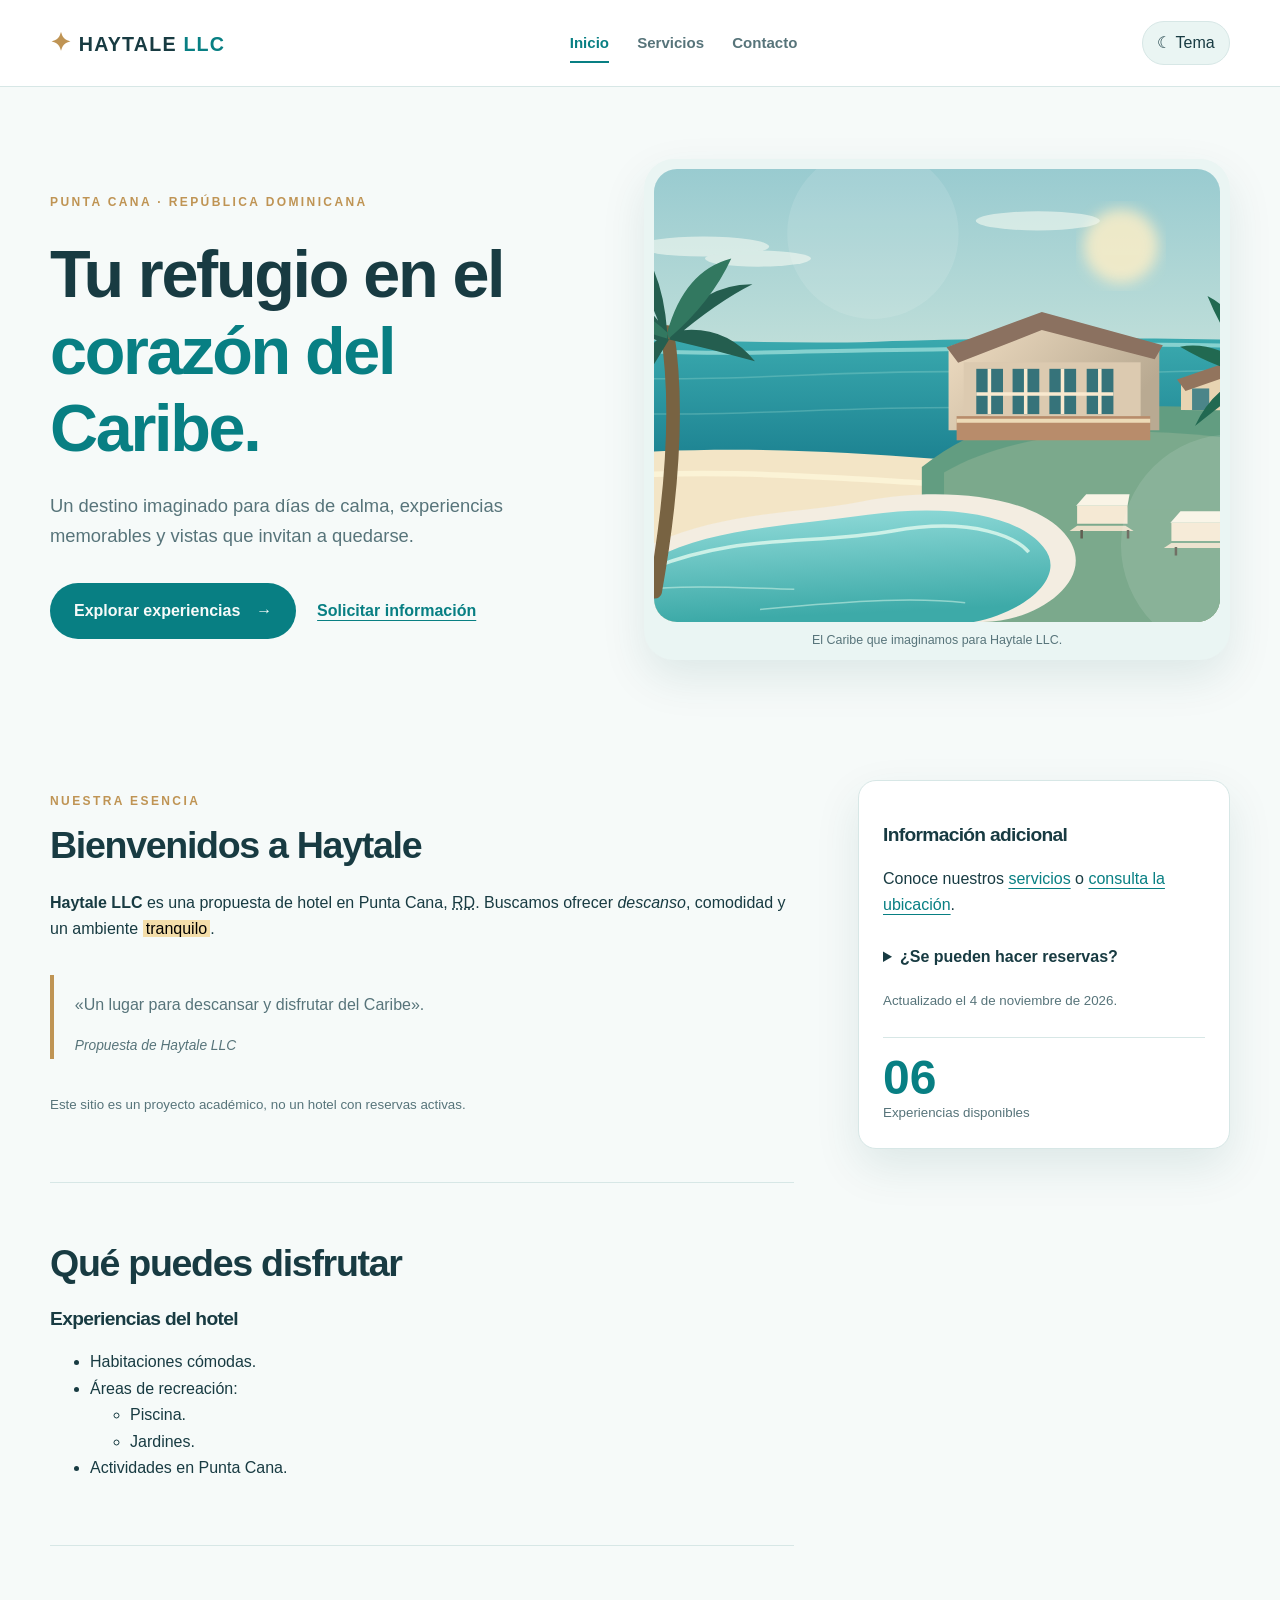
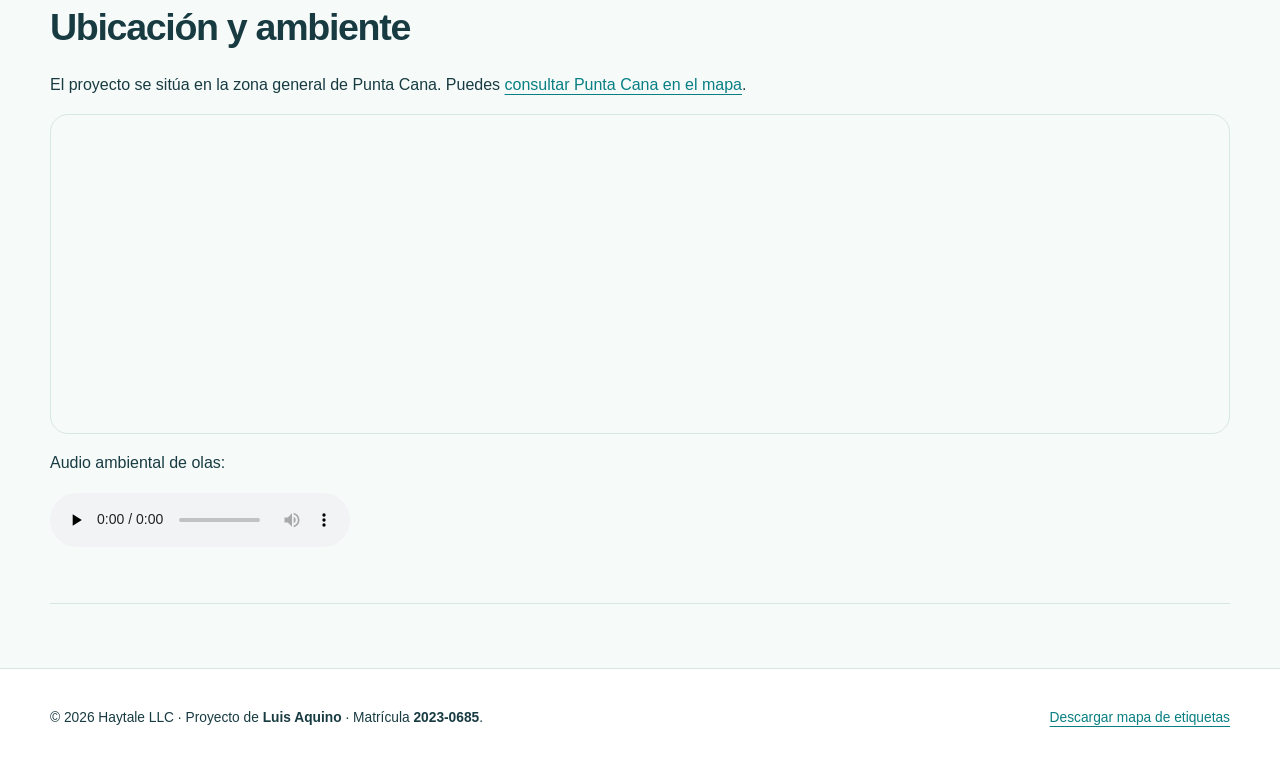
<file: index.html>
<!DOCTYPE html>
<html lang="es">
<head>
  <meta charset="UTF-8">
  <meta name="viewport" content="width=device-width, initial-scale=1.0">
  <meta name="description" content="Haytale LLC, proyecto de hotel en Punta Cana, República Dominicana.">
  <title>Inicio | Haytale LLC</title>
  <link rel="icon" href="img/favicon.svg" type="image/svg+xml">
  <link rel="stylesheet" href="css/estilos.css">
  <script src="js/app.js" defer></script>
</head>
<body>
  <header class="cabecera">
    <div class="barra contenedor">
      <a class="marca" href="index.html" aria-label="Haytale LLC, ir al inicio"><span class="marca-icono" aria-hidden="true">✦</span> HAYTALE <span>LLC</span></a>
      <button class="menu-boton" type="button" aria-label="Abrir menú" aria-controls="menu-principal" aria-expanded="false">☰</button>
      <nav class="navegacion" id="menu-principal" aria-label="Menú principal">
        <a href="index.html" aria-current="page">Inicio</a>
        <a href="servicios.html">Servicios</a>
        <a href="contacto.html">Contacto</a>
      </nav>
      <button class="tema-boton" type="button" aria-label="Activar modo oscuro" aria-pressed="false">☾ <span>Tema</span></button>
    </div>
  </header>

  <main class="contenedor portada">
    <div class="hero" id="bienvenida">
      <div class="hero-texto">
        <p class="eyebrow">PUNTA CANA · REPÚBLICA DOMINICANA</p>
        <h1>Tu refugio en el <em>corazón del Caribe.</em></h1>
        <p class="intro">Un destino imaginado para días de calma, experiencias memorables y vistas que invitan a quedarse.</p>
        <div class="hero-acciones"><a class="boton" href="servicios.html">Explorar experiencias <span aria-hidden="true">→</span></a><a class="enlace-secundario" href="contacto.html#formulario">Solicitar información</a></div>
      </div>
      <figure class="hero-imagen">
        <img src="img/haytale-resort.svg" alt="Complejo turístico ilustrado con piscina azul, palmeras y mar Caribe" width="700" height="380">
        <figcaption>El Caribe que imaginamos para Haytale LLC.</figcaption>
      </figure>
    </div>
    <div class="portada-columnas"><div>
    <section class="seccion" id="propuesta">
      <p class="eyebrow">NUESTRA ESENCIA</p>
      <h2>Bienvenidos a Haytale</h2>
      <p><strong>Haytale LLC</strong> es una propuesta de hotel en Punta Cana, <abbr title="República Dominicana">RD</abbr>. Buscamos ofrecer <em>descanso</em>, comodidad y un ambiente <mark>tranquilo</mark>.</p>
      <blockquote>
        <p>«Un lugar para descansar y disfrutar del Caribe».</p>
        <footer><cite>Propuesta de Haytale LLC</cite></footer>
      </blockquote>
      <p><small>Este sitio es un proyecto académico, no un hotel con reservas activas.</small></p>
    </section>

    <section class="seccion" id="actividades">
      <h2>Qué puedes disfrutar</h2>
      <article>
        <h3>Experiencias del hotel</h3>
        <ul>
          <li>Habitaciones cómodas.</li>
          <li>Áreas de recreación:
            <ul>
              <li>Piscina.</li>
              <li>Jardines.</li>
            </ul>
          </li>
          <li>Actividades en Punta Cana.</li>
        </ul>
      </article>
    </section></div>
    <aside class="panel-lateral">
        <h3>Información adicional</h3>
        <p>Conoce nuestros <a href="servicios.html">servicios</a> o <a href="#ubicacion">consulta la ubicación</a>.</p>
        <details>
          <summary>¿Se pueden hacer reservas?</summary>
          <p>No. El formulario solo sirve como demostración.</p>
        </details>
        <p><small>Actualizado el <time datetime="2026-11-04">4 de noviembre de 2026</time>.</small></p>
        <div class="dato-destacado"><span>06</span><small>Experiencias disponibles</small></div>
    </aside></div>

    <section class="seccion ubicacion" id="ubicacion">
      <h2>Ubicación y ambiente</h2>
      <p>El proyecto se sitúa en la zona general de Punta Cana. Puedes <a href="https://www.openstreetmap.org/#map=11/18.58/-68.37" target="_blank" rel="noopener noreferrer">consultar Punta Cana en el mapa</a>.</p>
      <iframe title="Mapa de la zona de Punta Cana" src="https://www.openstreetmap.org/export/embed.html?bbox=-68.48%2C18.49%2C-68.26%2C18.68&amp;layer=mapnik&amp;marker=18.58%2C-68.37" loading="lazy"></iframe>
      <p>Audio ambiental de olas:</p>
      <audio controls preload="none">
        <source src="assets/olas-ambiente.wav" type="audio/wav">
        Tu navegador no admite audio HTML5.
      </audio>
    </section>
  </main>

  <footer class="pie"><div class="contenedor pie-contenido">
    <p>© <span class="anio"></span> Haytale LLC · Proyecto de <strong>Luis Aquino</strong> · Matrícula <strong>2023-0685</strong>.</p>
    <a href="README.md" download>Descargar mapa de etiquetas</a></div>
  </footer>
  <button class="volver-arriba" type="button" aria-label="Volver arriba">↑</button>
</body>
</html>
</file>
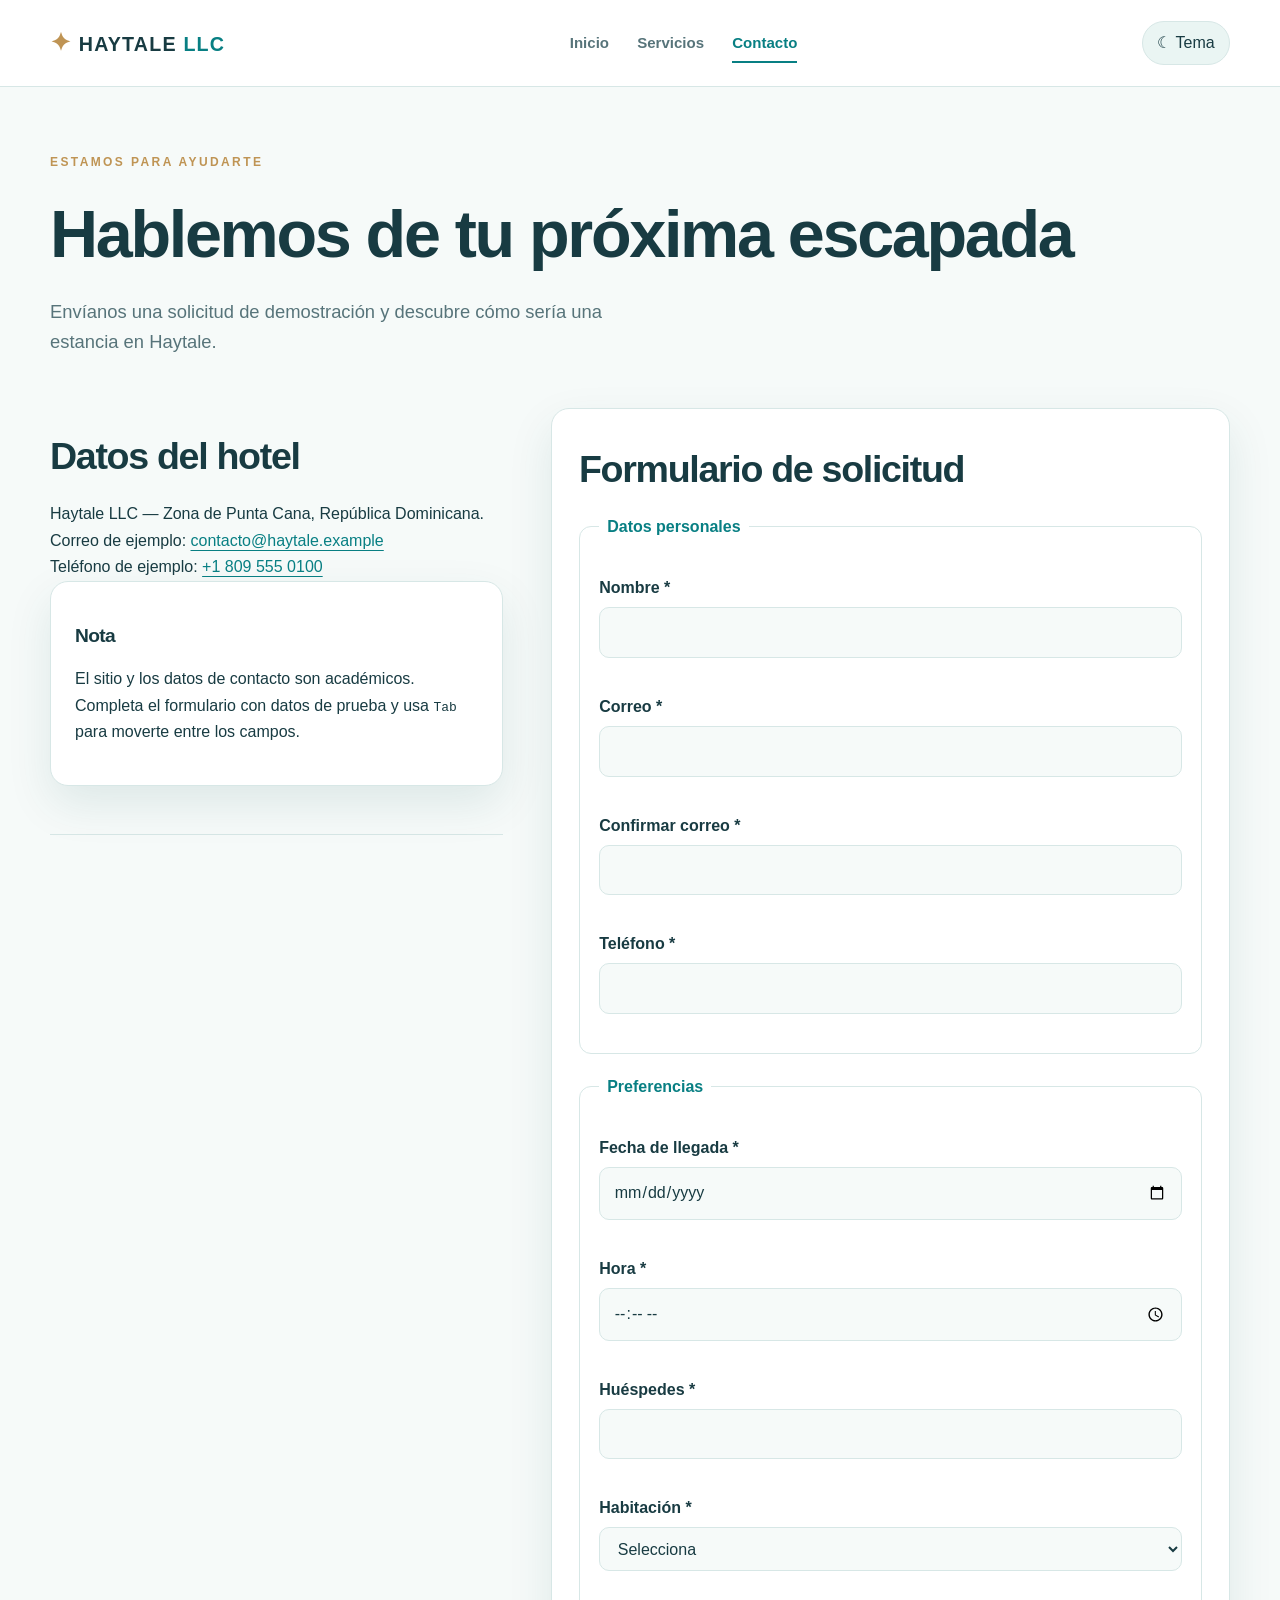
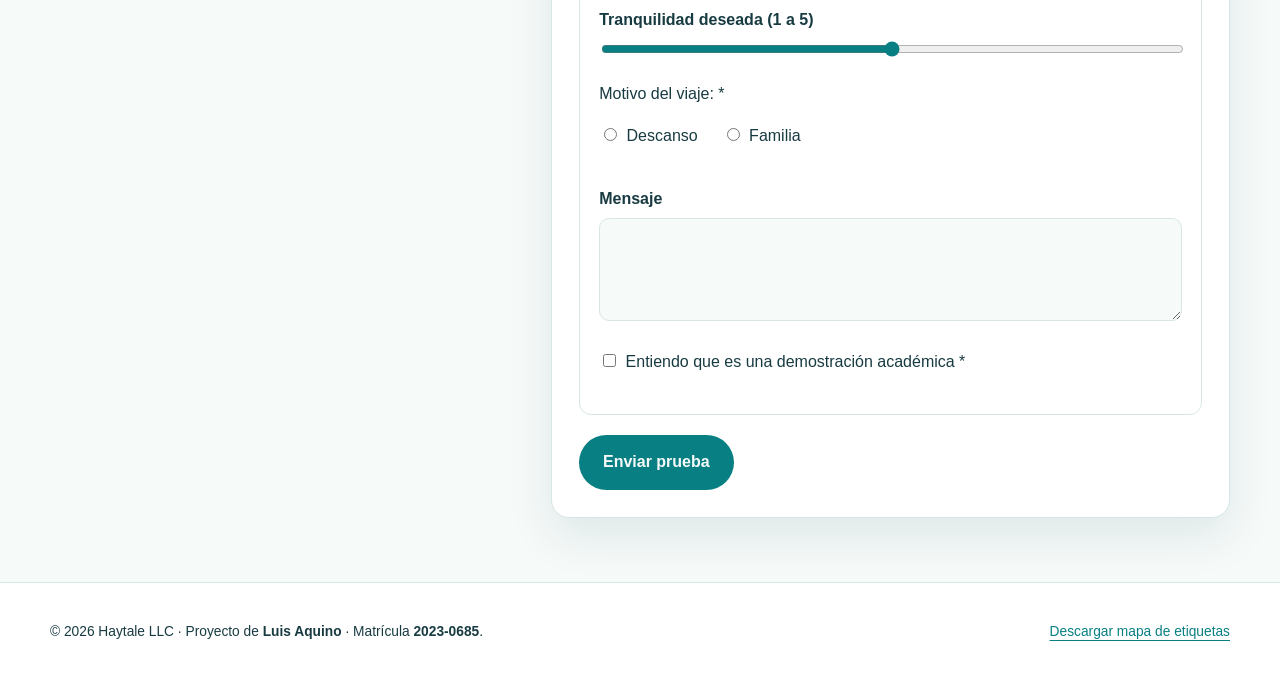
<file: contacto.html>
<!DOCTYPE html>
<html lang="es">
<head>
  <meta charset="UTF-8">
  <meta name="viewport" content="width=device-width, initial-scale=1.0">
  <meta name="description" content="Información de contacto y formulario HTML5 de Haytale LLC.">
  <title>Contacto | Haytale LLC</title>
  <link rel="icon" href="img/favicon.svg" type="image/svg+xml">
  <link rel="stylesheet" href="css/estilos.css">
  <script src="js/app.js" defer></script>
</head>
<body>
  <header class="cabecera"><div class="barra contenedor">
    <a class="marca" href="index.html" aria-label="Haytale LLC, ir al inicio"><span class="marca-icono" aria-hidden="true">✦</span> HAYTALE <span>LLC</span></a>
    <button class="menu-boton" type="button" aria-label="Abrir menú" aria-controls="menu-principal" aria-expanded="false">☰</button>
    <nav class="navegacion" id="menu-principal" aria-label="Menú principal"><a href="index.html">Inicio</a><a href="servicios.html">Servicios</a><a href="contacto.html" aria-current="page">Contacto</a></nav>
    <button class="tema-boton" type="button" aria-label="Activar modo oscuro" aria-pressed="false">☾ <span>Tema</span></button>
  </div>
  </header>

  <main class="contenedor pagina-interior">
    <p class="eyebrow">ESTAMOS PARA AYUDARTE</p>
    <h1>Hablemos de tu próxima escapada</h1>
    <p class="intro">Envíanos una solicitud de demostración y descubre cómo sería una estancia en Haytale.</p>
    <div class="contacto-columnas"><div>
    <section class="seccion">
      <h2>Datos del hotel</h2>
      <address>
        Haytale LLC — Zona de Punta Cana, República Dominicana.<br>
        Correo de ejemplo: <a href="mailto:contacto@haytale.example">contacto@haytale.example</a><br>
        Teléfono de ejemplo: <a href="tel:+18095550100">+1 809 555 0100</a>
      </address>
      <aside class="panel">
        <h3>Nota</h3>
        <p>El sitio y los datos de contacto son académicos. Completa el formulario con datos de prueba y usa <kbd>Tab</kbd> para moverte entre los campos.</p>
      </aside>
    </section></div><div>

    <section class="seccion formulario-seccion" id="formulario">
      <h2>Formulario de solicitud</h2>
      <form id="solicitud" novalidate>
        <fieldset>
          <legend>Datos personales</legend>
          <label for="nombre">Nombre *</label>
          <input id="nombre" name="nombre" type="text" required minlength="3" autocomplete="name" aria-describedby="error-nombre"><span class="error" id="error-nombre"></span>

          <label for="correo">Correo *</label>
          <input id="correo" name="correo" type="email" required autocomplete="email" aria-describedby="error-correo"><span class="error" id="error-correo"></span>

          <label for="confirmar-correo">Confirmar correo *</label>
          <input id="confirmar-correo" name="confirmarCorreo" type="email" required autocomplete="email" aria-describedby="error-confirmar-correo"><span class="error" id="error-confirmar-correo"></span>

          <label for="telefono">Teléfono *</label>
          <input id="telefono" name="telefono" type="tel" required pattern="[0-9()+ .-]{7,20}" autocomplete="tel" title="Número dominicano con código 809, 829 u 849." aria-describedby="error-telefono"><span class="error" id="error-telefono"></span>
        </fieldset>

        <fieldset>
          <legend>Preferencias</legend>
          <label for="fecha">Fecha de llegada *</label>
          <input id="fecha" name="fecha" type="date" required aria-describedby="error-fecha"><span class="error" id="error-fecha"></span>

          <label for="hora">Hora *</label>
          <input id="hora" name="hora" type="time" required aria-describedby="error-hora"><span class="error" id="error-hora"></span>

          <label for="personas">Huéspedes *</label>
          <input id="personas" name="personas" type="number" min="1" max="12" required aria-describedby="error-personas"><span class="error" id="error-personas"></span>

          <label for="habitacion">Habitación *</label>
          <select id="habitacion" name="habitacion" required aria-describedby="error-habitacion">
            <option value="">Selecciona</option>
            <optgroup label="Habitaciones">
              <option value="clasica">Habitación Clásica</option>
              <option value="vista">Habitación con Vista</option>
            </optgroup>
            <optgroup label="Familiares">
              <option value="suite">Suite Familiar</option>
            </optgroup>
          </select>
          <span class="error" id="error-habitacion"></span>

          <label for="tranquilidad">Tranquilidad deseada (1 a 5)</label>
          <input id="tranquilidad" name="tranquilidad" type="range" min="1" max="5" value="3">

          <p>Motivo del viaje: *</p>
          <div class="opciones"><label for="descanso"><input id="descanso" name="motivo" type="radio" value="descanso" required aria-describedby="error-motivo"> Descanso</label><label for="familia"><input id="familia" name="motivo" type="radio" value="familia"> Familia</label></div><span class="error" id="error-motivo"></span>

          <label for="mensaje">Mensaje</label>
          <textarea id="mensaje" name="mensaje" rows="3" minlength="10"></textarea>

          <label for="acepto" class="check"><input id="acepto" name="acepto" type="checkbox" required aria-describedby="error-acepto"> Entiendo que es una demostración académica *</label><span class="error" id="error-acepto"></span>
        </fieldset>
        <button type="submit">Enviar prueba</button>
        <div id="resultado" class="resultado" role="status" aria-live="polite"></div>
      </form>
    </section></div></div>
  </main>

  <footer class="pie"><div class="contenedor pie-contenido"><p>© <span class="anio"></span> Haytale LLC · Proyecto de <strong>Luis Aquino</strong> · Matrícula <strong>2023-0685</strong>.</p><a href="README.md" download>Descargar mapa de etiquetas</a></div></footer>
  <button class="volver-arriba" type="button" aria-label="Volver arriba">↑</button>
</body>
</html>
</file>
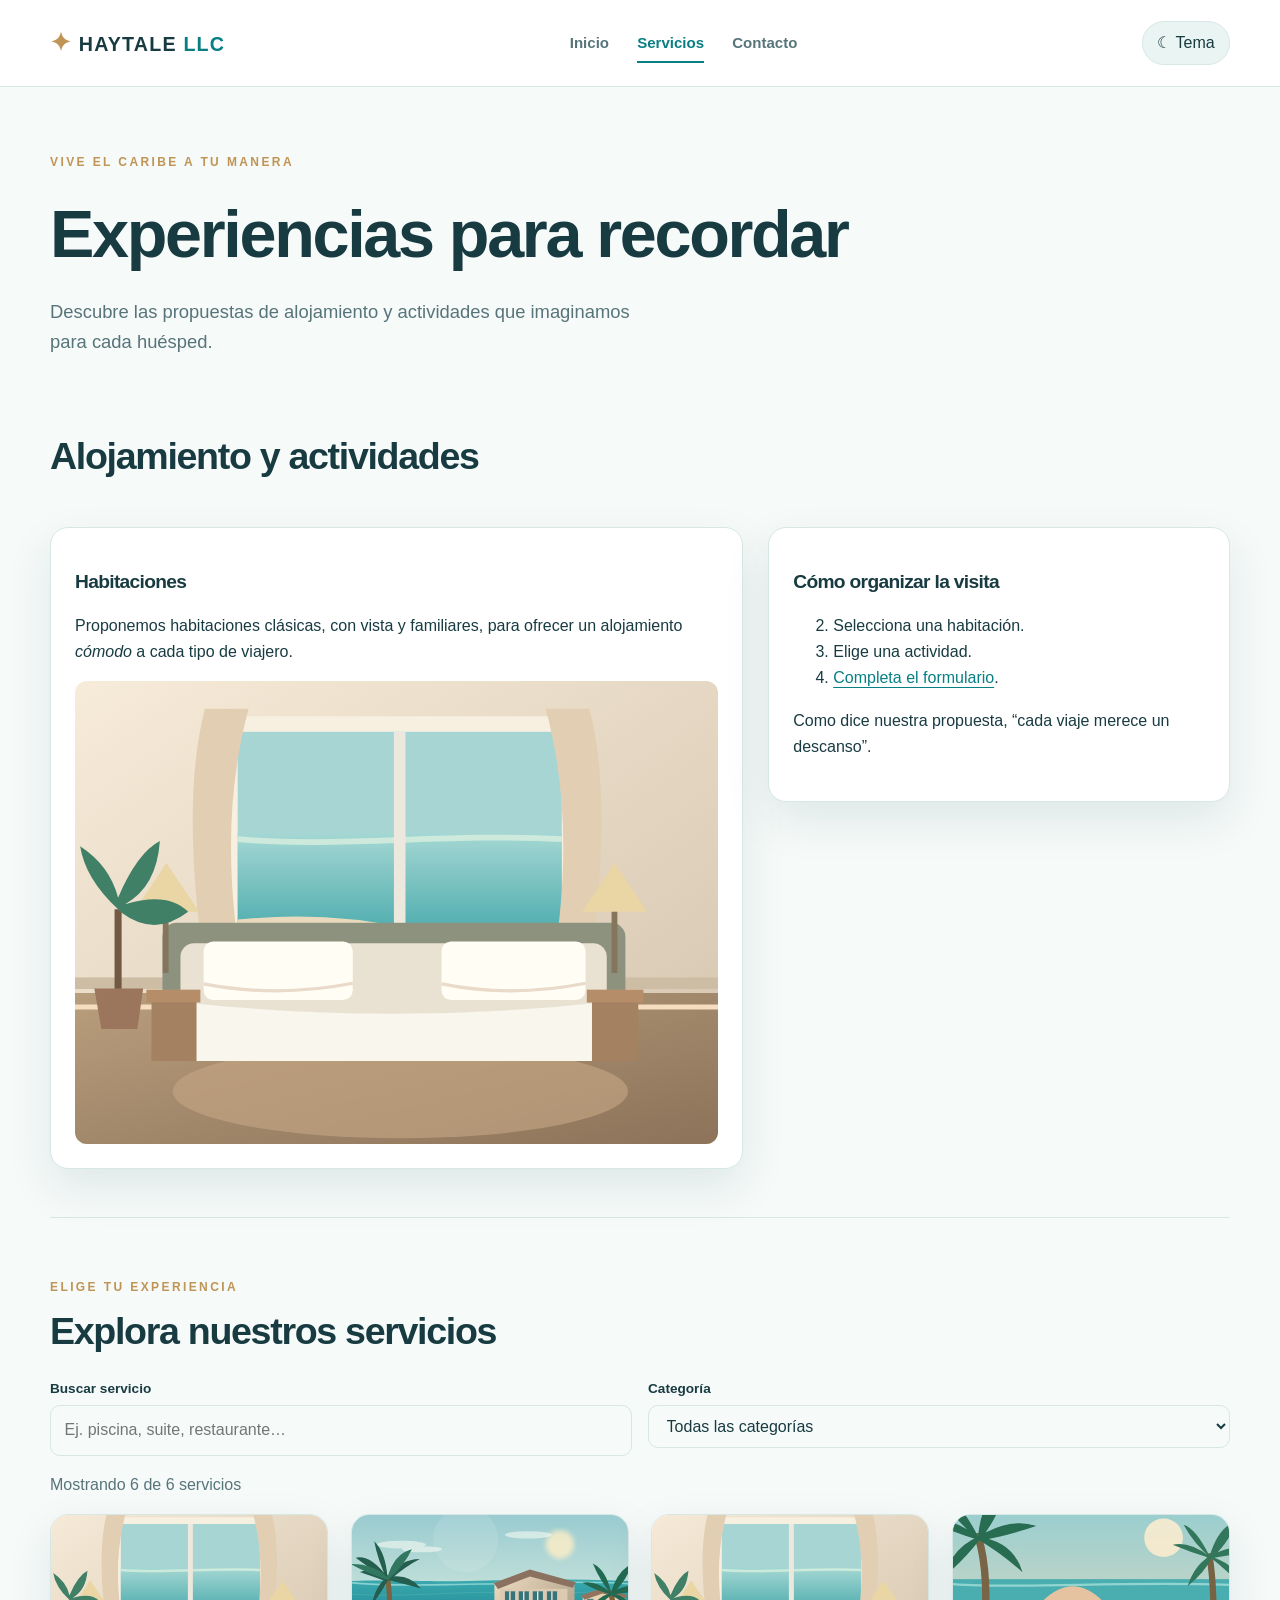
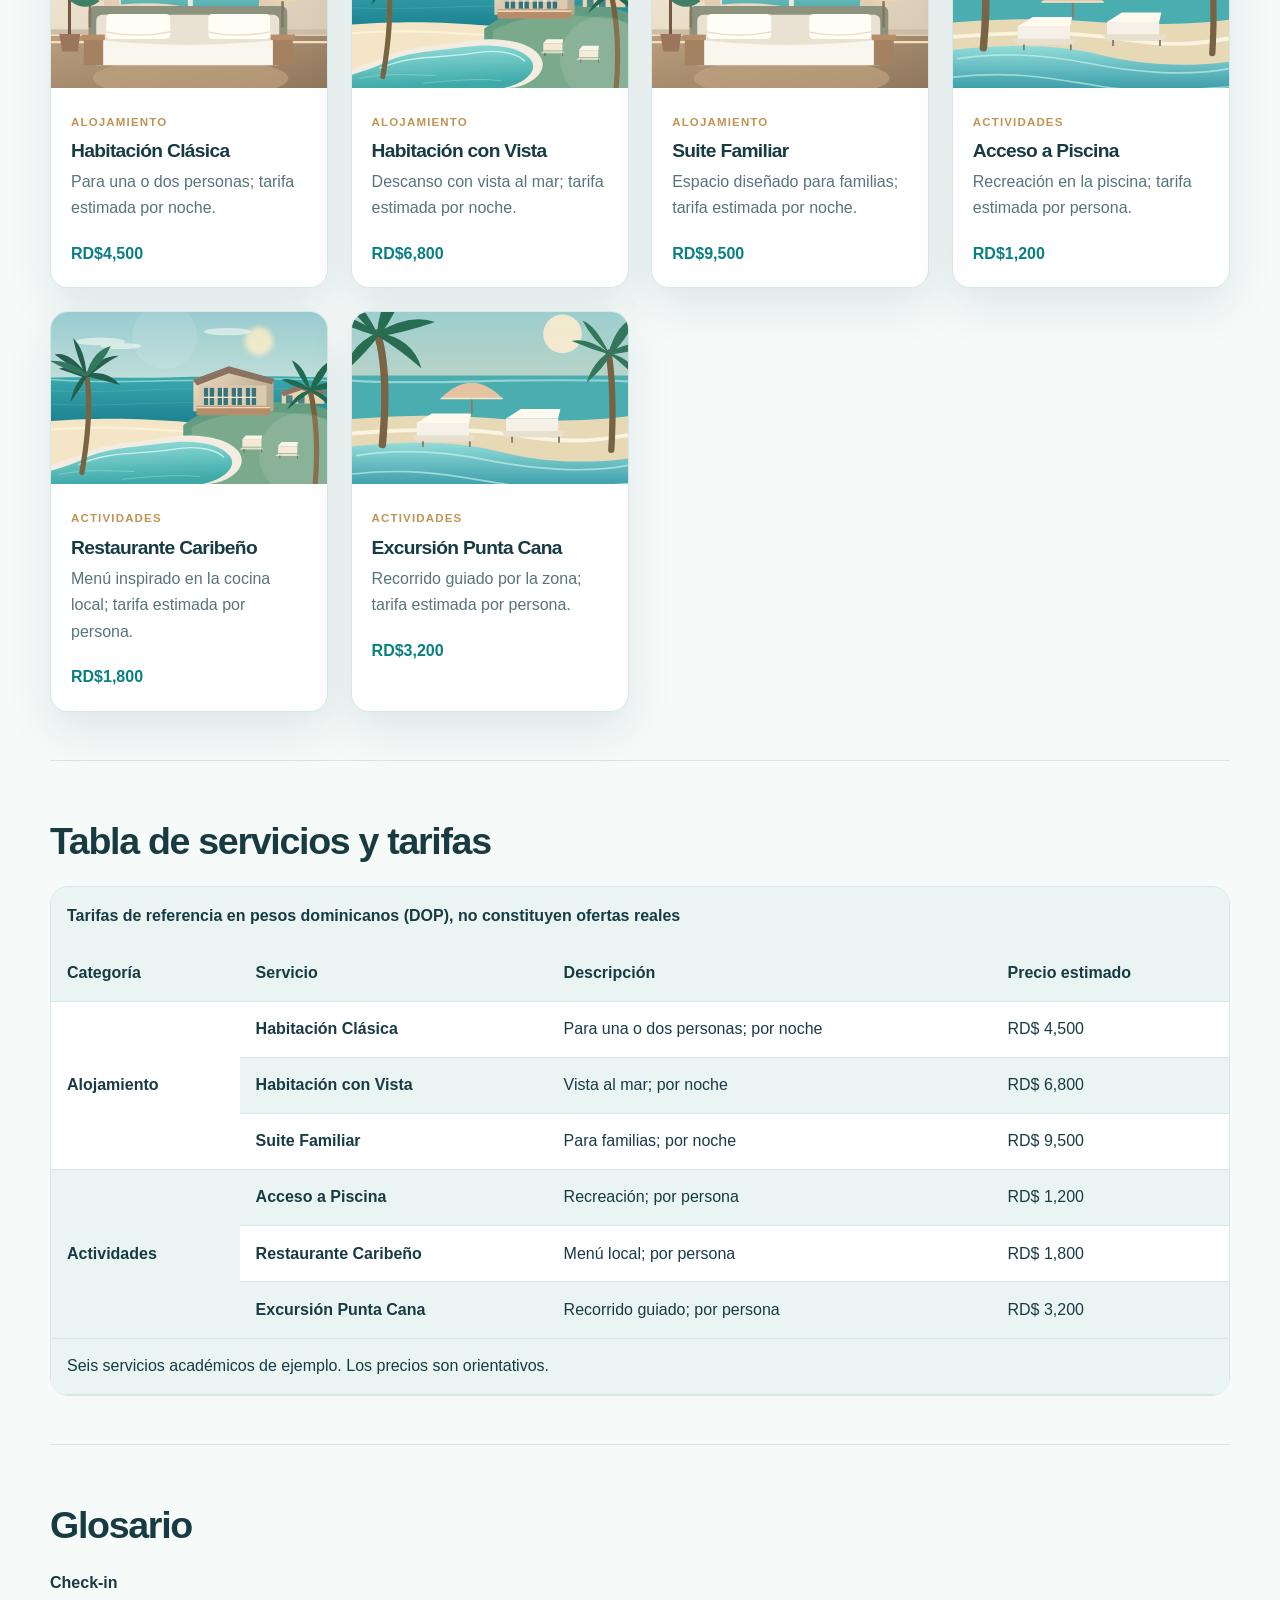
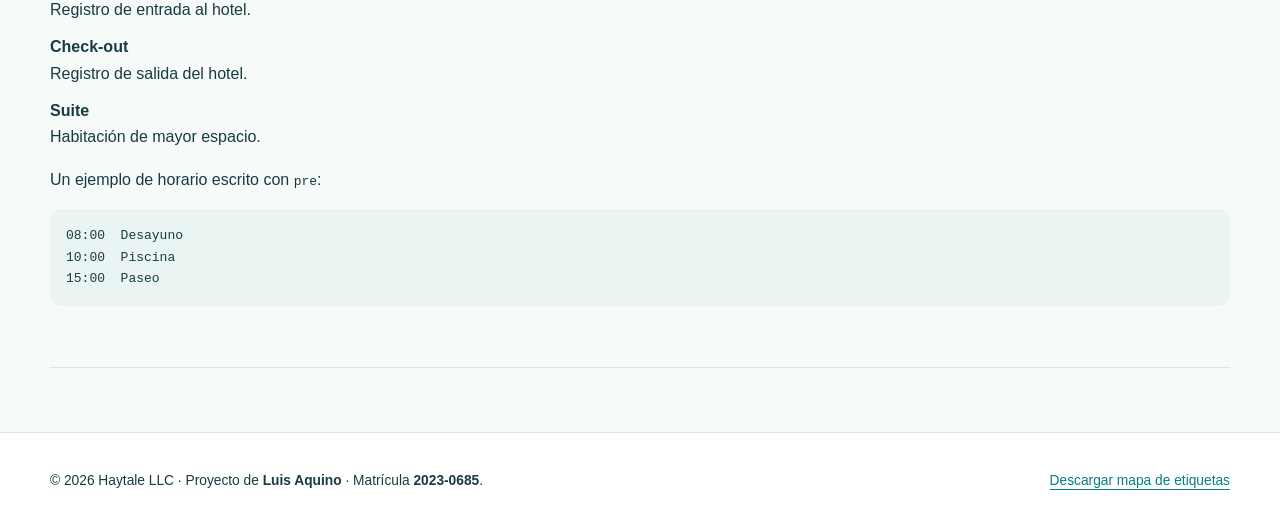
<file: servicios.html>
<!DOCTYPE html>
<html lang="es">
<head>
  <meta charset="UTF-8">
  <meta name="viewport" content="width=device-width, initial-scale=1.0">
  <meta name="description" content="Habitaciones, servicios y actividades de Haytale LLC en Punta Cana.">
  <title>Servicios | Haytale LLC</title>
  <link rel="icon" href="img/favicon.svg" type="image/svg+xml">
  <link rel="stylesheet" href="css/estilos.css">
  <script src="js/app.js" defer></script>
</head>
<body>
  <header class="cabecera"><div class="barra contenedor">
    <a class="marca" href="index.html" aria-label="Haytale LLC, ir al inicio"><span class="marca-icono" aria-hidden="true">✦</span> HAYTALE <span>LLC</span></a>
    <button class="menu-boton" type="button" aria-label="Abrir menú" aria-controls="menu-principal" aria-expanded="false">☰</button>
    <nav class="navegacion" id="menu-principal" aria-label="Menú principal">
      <a href="index.html">Inicio</a><a href="servicios.html" aria-current="page">Servicios</a><a href="contacto.html">Contacto</a>
    </nav>
    <button class="tema-boton" type="button" aria-label="Activar modo oscuro" aria-pressed="false">☾ <span>Tema</span></button>
  </div>
  </header>

  <main class="contenedor pagina-interior">
    <p class="eyebrow">VIVE EL CARIBE A TU MANERA</p>
    <h1>Experiencias para recordar</h1>
    <p class="intro">Descubre las propuestas de alojamiento y actividades que imaginamos para cada huésped.</p>
    <section class="seccion introduccion-servicios">
      <h2>Alojamiento y actividades</h2>
      <article class="panel">
        <h3>Habitaciones</h3>
        <p>Proponemos habitaciones clásicas, con vista y familiares, para ofrecer un alojamiento <em>cómodo</em> a cada tipo de viajero.</p>
        <img src="img/haytale-suite.svg" alt="Suite de hotel con cama amplia y balcón frente al mar" width="500" height="270">
      </article>
      <aside class="panel">
        <h3>Cómo organizar la visita</h3>
        <ol start="2" type="1">
          <li>Selecciona una habitación.</li>
          <li>Elige una actividad.</li>
          <li><a href="contacto.html#formulario">Completa el formulario</a>.</li>
        </ol>
        <p>Como dice nuestra propuesta, <q>cada viaje merece un descanso</q>.</p>
      </aside>
    </section>

    <section class="seccion" id="catalogo">
      <p class="eyebrow">ELIGE TU EXPERIENCIA</p>
      <h2>Explora nuestros servicios</h2>
      <div class="filtros">
        <div class="campo-busqueda"><label for="buscar-servicio">Buscar servicio</label><input id="buscar-servicio" type="search" placeholder="Ej. piscina, suite, restaurante…"></div>
        <div class="campo-busqueda"><label for="filtrar-categoria">Categoría</label><select id="filtrar-categoria"><option value="todas">Todas las categorías</option><option value="Alojamiento">Alojamiento</option><option value="Actividades">Actividades</option></select></div>
      </div>
      <p id="contador-servicios" class="contador" role="status" aria-live="polite"></p>
      <div id="tarjetas-servicios" class="catalogo-grid"></div>
      <p id="sin-resultados" class="sin-resultados" hidden>No encontramos servicios con esos filtros. Prueba otra búsqueda.</p>
    </section>
    <section class="seccion">
      <h2>Tabla de servicios y tarifas</h2>
      <div class="tabla">
        <table>
          <caption>Tarifas de referencia en pesos dominicanos (DOP), no constituyen ofertas reales</caption>
          <thead>
            <tr><th scope="col">Categoría</th><th scope="col">Servicio</th><th scope="col">Descripción</th><th scope="col">Precio estimado</th></tr>
          </thead>
          <tbody>
            <tr><th scope="rowgroup" rowspan="3">Alojamiento</th><th scope="row">Habitación Clásica</th><td>Para una o dos personas; por noche</td><td>RD$ 4,500</td></tr>
            <tr><th scope="row">Habitación con Vista</th><td>Vista al mar; por noche</td><td>RD$ 6,800</td></tr>
            <tr><th scope="row">Suite Familiar</th><td>Para familias; por noche</td><td>RD$ 9,500</td></tr>
            <tr><th scope="rowgroup" rowspan="3">Actividades</th><th scope="row">Acceso a Piscina</th><td>Recreación; por persona</td><td>RD$ 1,200</td></tr>
            <tr><th scope="row">Restaurante Caribeño</th><td>Menú local; por persona</td><td>RD$ 1,800</td></tr>
            <tr><th scope="row">Excursión Punta Cana</th><td>Recorrido guiado; por persona</td><td>RD$ 3,200</td></tr>
          </tbody>
          <tfoot>
            <tr><td colspan="4">Seis servicios académicos de ejemplo. Los precios son orientativos.</td></tr>
          </tfoot>
        </table>
      </div>
    </section>

    <section class="seccion">
      <h2>Glosario</h2>
      <dl>
        <dt>Check-in</dt><dd>Registro de entrada al hotel.</dd>
        <dt>Check-out</dt><dd>Registro de salida del hotel.</dd>
        <dt>Suite</dt><dd>Habitación de mayor espacio.</dd>
      </dl>
      <p>Un ejemplo de horario escrito con <code>pre</code>:</p>
      <pre>08:00  Desayuno
10:00  Piscina
15:00  Paseo</pre>
    </section>
  </main>

  <footer class="pie"><div class="contenedor pie-contenido"><p>© <span class="anio"></span> Haytale LLC · Proyecto de <strong>Luis Aquino</strong> · Matrícula <strong>2023-0685</strong>.</p><a href="README.md" download>Descargar mapa de etiquetas</a></div></footer>
  <button class="volver-arriba" type="button" aria-label="Volver arriba">↑</button>
</body>
</html>
</file>
<file: css/estilos.css>
/* 1. Variables: la paleta completa cambia con el tema */
:root {
  --fondo: #f6faf9; --superficie: #ffffff; --superficie-alt: #eaf5f3;
  --texto: #183b42; --texto-suave: #57747a; --primario: #087f83;
  --primario-hover: #075f64; --linea: #d7e7e6; --dorado: #bf9454;
  --error: #bc3548; --exito: #126a51; --sombra: 0 18px 45px rgb(11 77 80 / 10%);
  --fuente: "Trebuchet MS", Arial, sans-serif; --espacio: 1.25rem; --radio: 18px;
}
body.oscuro {
  --fondo: #0b2028; --superficie: #122f37; --superficie-alt: #1a3d45;
  --texto: #eff9f7; --texto-suave: #b5d2d1; --primario: #51d0c9;
  --primario-hover: #80e0d7; --linea: #32545c; --dorado: #edc68d;
  --error: #ff9aa7; --exito: #95e4ba; --sombra: 0 18px 45px rgb(0 0 0 / 22%);
}

/* 2. Base y accesibilidad */
*, *::before, *::after { box-sizing: border-box; }
html { scroll-behavior: smooth; }
body { margin: 0; min-height: 100vh; display: flex; flex-direction: column; background: var(--fondo); color: var(--texto); font-family: var(--fuente); line-height: 1.65; }
main { flex: 1; }
a { color: var(--primario); text-underline-offset: 4px; }
img, iframe, audio { max-width: 100%; }
img { display: block; height: auto; }
h1, h2, h3 { line-height: 1.16; letter-spacing: -.035em; }
h1 { font-size: clamp(2.5rem, 5.2vw, 5rem); margin: .35em 0; }
h2 { font-size: clamp(1.65rem, 3vw, 2.35rem); margin: .3em 0 .6em; }
h3 { font-size: 1.2rem; }
button, input, select, textarea { font: inherit; }
button, .boton { cursor: pointer; }
:focus-visible { outline: 3px solid var(--dorado); outline-offset: 3px; }
.contenedor { width: min(1180px, calc(100% - 48px)); margin-inline: auto; }
.eyebrow { color: var(--dorado); font-size: .75rem; font-weight: 800; letter-spacing: .2em; text-transform: uppercase; }
.intro { font-size: 1.15rem; max-width: 60ch; color: var(--texto-suave); }
.seccion { padding-block: 3rem; border-bottom: 1px solid var(--linea); }
small, figcaption { color: var(--texto-suave); }
mark { background: #f4deaa; padding-inline: .2em; }
blockquote { border-left: 4px solid var(--dorado); margin: 2rem 0; padding: .1rem 0 .1rem 1.3rem; color: var(--texto-suave); }
blockquote footer { font-size: .86rem; }
pre { max-width: 100%; overflow-x: auto; background: var(--superficie-alt); padding: 1rem; border-radius: 12px; }
figure { margin: 0; }

/* 3. Header y navegación Flexbox */
.cabecera { background: var(--superficie); border-bottom: 1px solid var(--linea); position: relative; z-index: 10; }
.barra { min-height: 86px; display: flex; align-items: center; justify-content: space-between; gap: 1.5rem; }
.marca { white-space: nowrap; text-decoration: none; color: var(--texto); font-weight: 900; font-size: 1.23rem; letter-spacing: .06em; }
.marca > span:last-child { color: var(--primario); }
.marca-icono { color: var(--dorado); font-size: 1.55rem; }
.navegacion { display: flex; align-items: center; justify-content: center; gap: clamp(.7rem, 2.2vw, 2rem); }
.navegacion a { color: var(--texto-suave); font-size: .94rem; font-weight: 700; text-decoration: none; position: relative; transition: color .2s ease; }
.navegacion a::after { content: ""; position: absolute; height: 2px; left: 0; right: 100%; bottom: -8px; background: var(--primario); transition: right .22s ease; }
.navegacion a:hover, .navegacion a[aria-current="page"] { color: var(--primario); }
.navegacion a:hover::after, .navegacion a[aria-current="page"]::after { right: 0; }
.tema-boton, .menu-boton { border: 1px solid var(--linea); color: var(--texto); background: var(--superficie-alt); border-radius: 30px; padding: .48rem .9rem; transition: transform .2s, background .2s; }
.tema-boton:hover, .menu-boton:hover { transform: translateY(-2px); background: var(--linea); }
.menu-boton { display: none; }

/* 4. Portada y dos columnas main/aside */
.hero { display: grid; grid-template-columns: .95fr 1.05fr; align-items: center; gap: clamp(2rem, 5vw, 5rem); padding-block: 4.5rem; }
.hero h1 em { font-style: normal; color: var(--primario); }
.hero-texto { padding-block: 1rem; }
.hero-acciones { display: flex; flex-wrap: wrap; align-items: center; gap: 1.3rem; margin-top: 2rem; }
.boton, form button[type="submit"] { display: inline-flex; align-items: center; justify-content: center; gap: 1rem; background: var(--primario); color: var(--fondo); border: 0; border-radius: 40px; padding: .9rem 1.5rem; text-decoration: none; font-weight: 800; transition: transform .22s, background .22s, box-shadow .22s; }
.boton:hover, form button[type="submit"]:hover { background: var(--primario-hover); transform: translateY(-3px); box-shadow: var(--sombra); }
.enlace-secundario { font-weight: 700; }
.hero-imagen { background: var(--superficie-alt); padding: .6rem; border-radius: 30px; box-shadow: var(--sombra); overflow: hidden; }
.hero-imagen img { width: 100%; aspect-ratio: 5 / 4; object-fit: cover; border-radius: 23px; }
.hero-imagen figcaption { font-size: .78rem; text-align: center; padding-top: .5rem; }
.portada-columnas { display: grid; grid-template-columns: minmax(0, 2fr) minmax(260px, 1fr); gap: 4rem; align-items: start; }
.panel-lateral, .panel { padding: 1.5rem; background: var(--superficie); border: 1px solid var(--linea); border-radius: var(--radio); box-shadow: var(--sombra); }
.panel-lateral { margin-top: 3rem; }
.dato-destacado { border-top: 1px solid var(--linea); margin-top: 1.5rem; padding-top: 1rem; display: grid; }
.dato-destacado span { font-size: 3rem; font-weight: 900; color: var(--primario); line-height: 1; }
details { padding-top: .6rem; }
summary { cursor: pointer; font-weight: 700; }
iframe { display: block; width: 100%; height: 320px; border: 1px solid var(--linea); border-radius: var(--radio); }

/* 5. Catálogo Grid y tarjetas generadas por JavaScript */
.pagina-interior { padding-top: 3.4rem; }
.introduccion-servicios { display: grid; grid-template-columns: 1.5fr 1fr; gap: 1.6rem; align-items: start; }
.introduccion-servicios > h2 { grid-column: 1 / -1; }
.introduccion-servicios img { border-radius: 12px; width: 100%; }
.filtros { display: flex; gap: 1rem; flex-wrap: wrap; margin: 1.5rem 0 1rem; }
.campo-busqueda { flex: 1 1 230px; }
.campo-busqueda label { display: block; font-size: .85rem; font-weight: 800; margin-bottom: .3rem; }
.contador { color: var(--texto-suave); }
.catalogo-grid { display: grid; grid-template-columns: repeat(auto-fit, minmax(min(100%, 255px), 1fr)); gap: 1.4rem; }
.tarjeta { background: var(--superficie); border: 1px solid var(--linea); border-radius: var(--radio); overflow: hidden; box-shadow: var(--sombra); transition: transform .25s ease, box-shadow .25s ease; }
.tarjeta:hover { transform: translateY(-7px); box-shadow: 0 20px 42px rgb(3 56 62 / 17%); }
.tarjeta img { width: 100%; aspect-ratio: 16 / 10; object-fit: cover; background: var(--superficie-alt); }
.tarjeta-cuerpo { padding: 1.25rem; }
.tarjeta-cuerpo h3 { margin: .4rem 0; }
.tarjeta-cuerpo p { margin: .4rem 0 1.2rem; color: var(--texto-suave); }
.categoria { color: var(--dorado); text-transform: uppercase; letter-spacing: .1em; font-size: .72rem; font-weight: 800; }
.precio { font-weight: 900; color: var(--primario); }
.sin-resultados { background: var(--superficie-alt); padding: 2rem; border-radius: var(--radio); text-align: center; }

/* 6. Tabla de datos */
.tabla { overflow-x: auto; max-width: 100%; border-radius: var(--radio); border: 1px solid var(--linea); }
table { border-collapse: collapse; width: 100%; min-width: 680px; text-align: left; background: var(--superficie); }
caption { caption-side: top; background: var(--superficie-alt); color: var(--texto); padding: 1rem; font-weight: 800; text-align: left; }
th, td { border-bottom: 1px solid var(--linea); padding: .9rem 1rem; }
thead, tfoot { background: var(--superficie-alt); }
tbody tr:nth-child(even) { background: var(--superficie-alt); }
dt { font-weight: 800; }
dd { margin: 0 0 .7rem; }

/* 7. Formulario, foco, errores y confirmación */
.contacto-columnas { display: grid; grid-template-columns: minmax(250px, .8fr) minmax(0, 1.2fr); gap: 3rem; align-items: start; }
.contacto-columnas address { font-style: normal; overflow-wrap: anywhere; }
.formulario-seccion { background: var(--superficie); padding: 1.7rem; border: 1px solid var(--linea); border-radius: var(--radio); box-shadow: var(--sombra); margin-top: 2rem; }
fieldset { border: 1px solid var(--linea); border-radius: 12px; padding: 1.2rem; margin: 1.2rem 0; min-width: 0; }
legend { color: var(--primario); font-weight: 900; padding: 0 .5rem; }
fieldset > label:not(.check) { display: block; font-weight: 700; margin-top: 1rem; margin-bottom: .35rem; }
input:not([type="radio"]):not([type="checkbox"]):not([type="range"]), select, textarea { width: 100%; min-width: 0; border: 1px solid var(--linea); border-radius: 10px; padding: .7rem .85rem; background: var(--fondo); color: var(--texto); }
input[type="range"] { width: 100%; accent-color: var(--primario); }
input[type="email"] { letter-spacing: .01em; }
.opciones { display: flex; flex-wrap: wrap; gap: 1.5rem; }
.opciones label, .check { display: flex; align-items: baseline; gap: .4rem; }
.check { margin-top: 1.2rem; }
input[type="checkbox"], input[type="radio"] { accent-color: var(--primario); }
.invalido { border-color: var(--error) !important; box-shadow: 0 0 0 1px var(--error); }
.error { display: block; min-height: 1.05rem; color: var(--error); font-size: .78rem; margin-top: .2rem; }
.resultado:not(:empty) { margin-top: 1rem; padding: 1rem; border: 1px solid var(--exito); color: var(--exito); border-radius: 12px; background: var(--superficie-alt); }

/* 8. Pie de página y botón flotante */
.pie { margin-top: 4rem; background: var(--superficie); border-top: 1px solid var(--linea); }
.pie-contenido { padding-block: 1.5rem; display: flex; justify-content: space-between; align-items: center; gap: 1rem; flex-wrap: wrap; font-size: .86rem; }
.volver-arriba { position: fixed; bottom: 1.5rem; right: 1.5rem; width: 44px; height: 44px; border-radius: 50%; border: 0; background: var(--primario); color: var(--fondo); box-shadow: var(--sombra); opacity: 0; visibility: hidden; transform: translateY(10px); transition: opacity .2s, transform .2s, visibility .2s; }
.volver-arriba.visible { opacity: 1; visibility: visible; transform: translateY(0); }

/* 9. Tableta: reorganización de columnas y menú */
@media (max-width: 768px) {
  .barra { min-height: 72px; gap: .65rem; flex-wrap: wrap; }
  .marca { margin-right: auto; font-size: 1rem; }
  .menu-boton { display: inline-flex; align-items: center; justify-content: center; }
  .navegacion { display: none; flex-basis: 100%; order: 4; flex-direction: column; align-items: stretch; padding: 1rem 0; border-top: 1px solid var(--linea); }
  .navegacion.abierta { display: flex; }
  .navegacion a { padding: .5rem; }
  .navegacion a::after { display: none; }
  .hero, .portada-columnas, .contacto-columnas { grid-template-columns: 1fr; gap: 1.5rem; }
  .hero { padding-block: 2.5rem; }
  .panel-lateral { margin-top: 0; }
  .introduccion-servicios { grid-template-columns: 1fr; }
}

/* 10. Teléfonos pequeños: un solo flujo y controles completos */
@media (max-width: 480px) {
  .contenedor { width: min(100% - 28px, 1180px); }
  .tema-boton span { display: none; }
  .hero-acciones { align-items: stretch; flex-direction: column; }
  .boton { width: 100%; }
  .seccion { padding-block: 2rem; }
  .formulario-seccion { padding: 1rem; }
  fieldset { padding: .75rem; }
  /* Safari en iPhone puede imponer un ancho mínimo al selector nativo de fecha/hora. */
  .formulario-seccion input[type="date"],
  .formulario-seccion input[type="time"] { display: block; width: calc(100% - 2rem); max-width: 100%; }
  .pie-contenido { flex-direction: column; align-items: flex-start; }
}
@media (prefers-reduced-motion: reduce) { html { scroll-behavior: auto; } *, *::before, *::after { transition-duration: .01ms !important; } }
</file>
